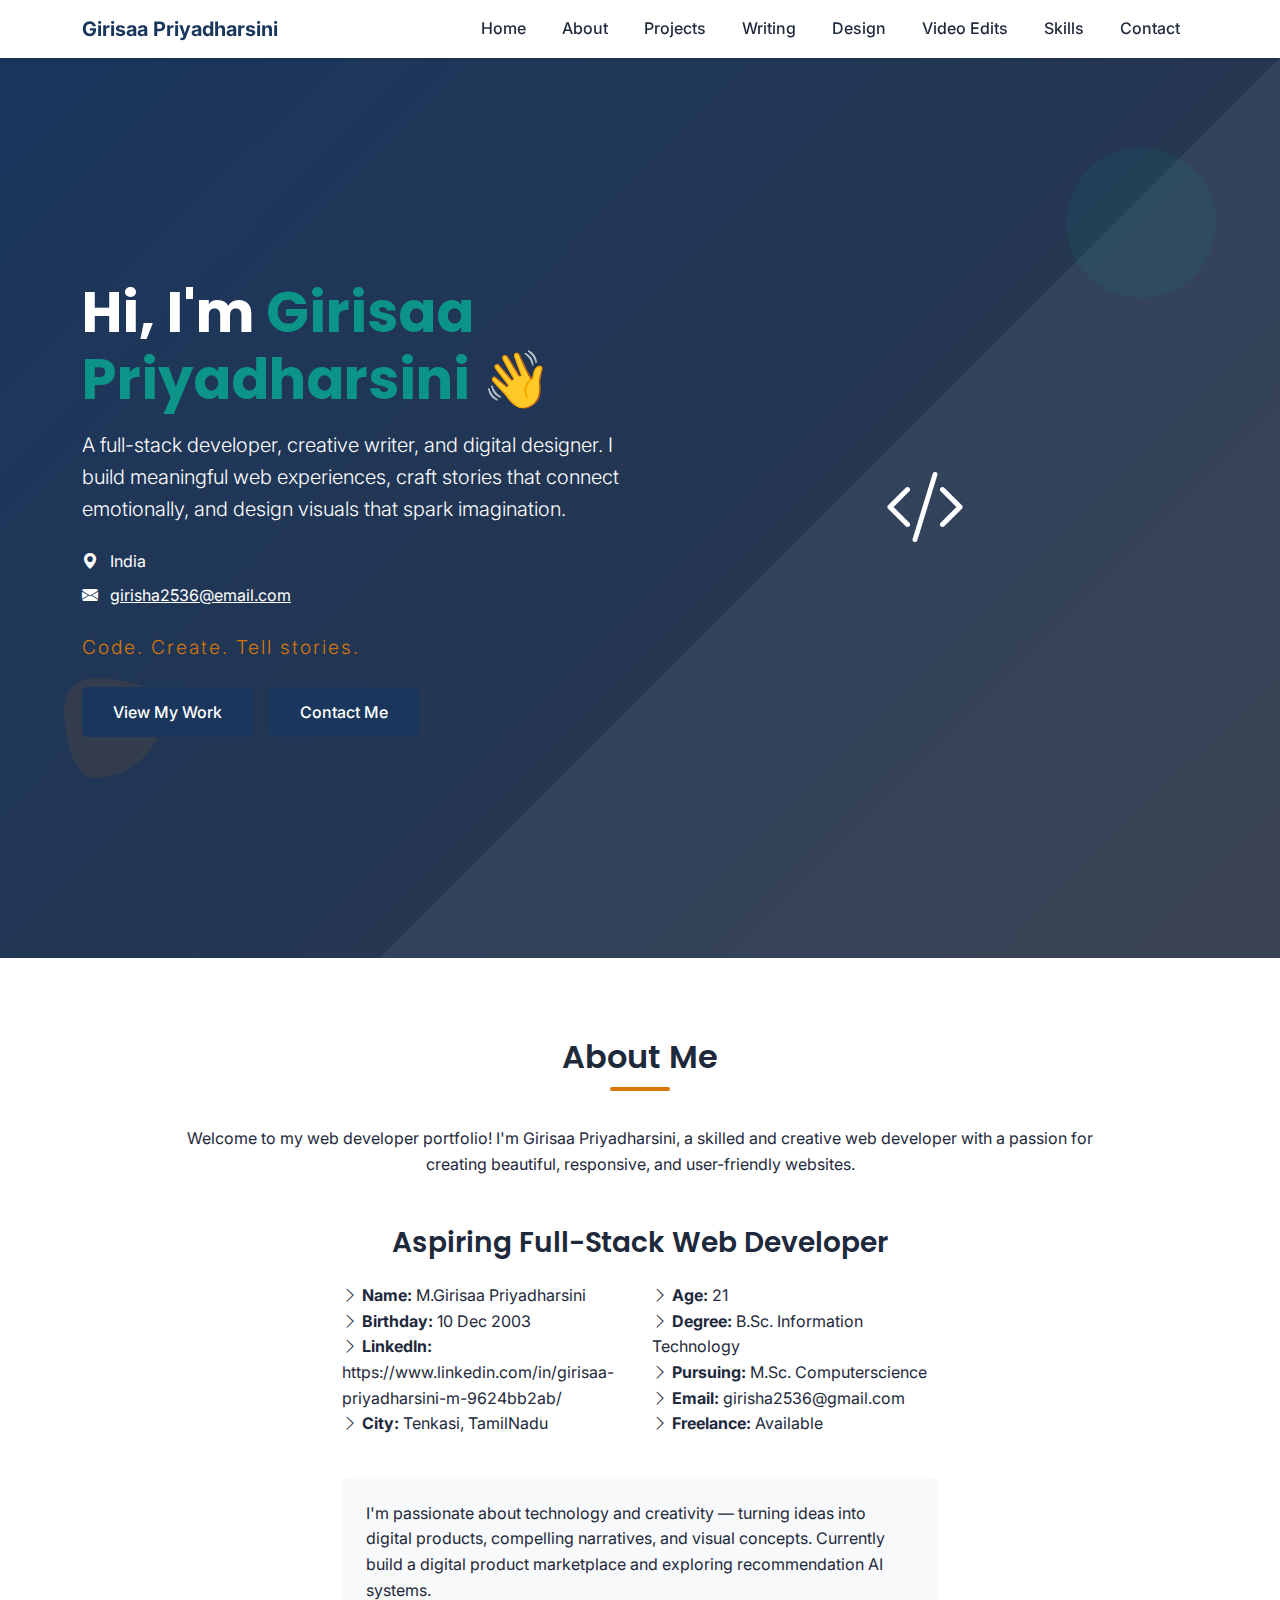
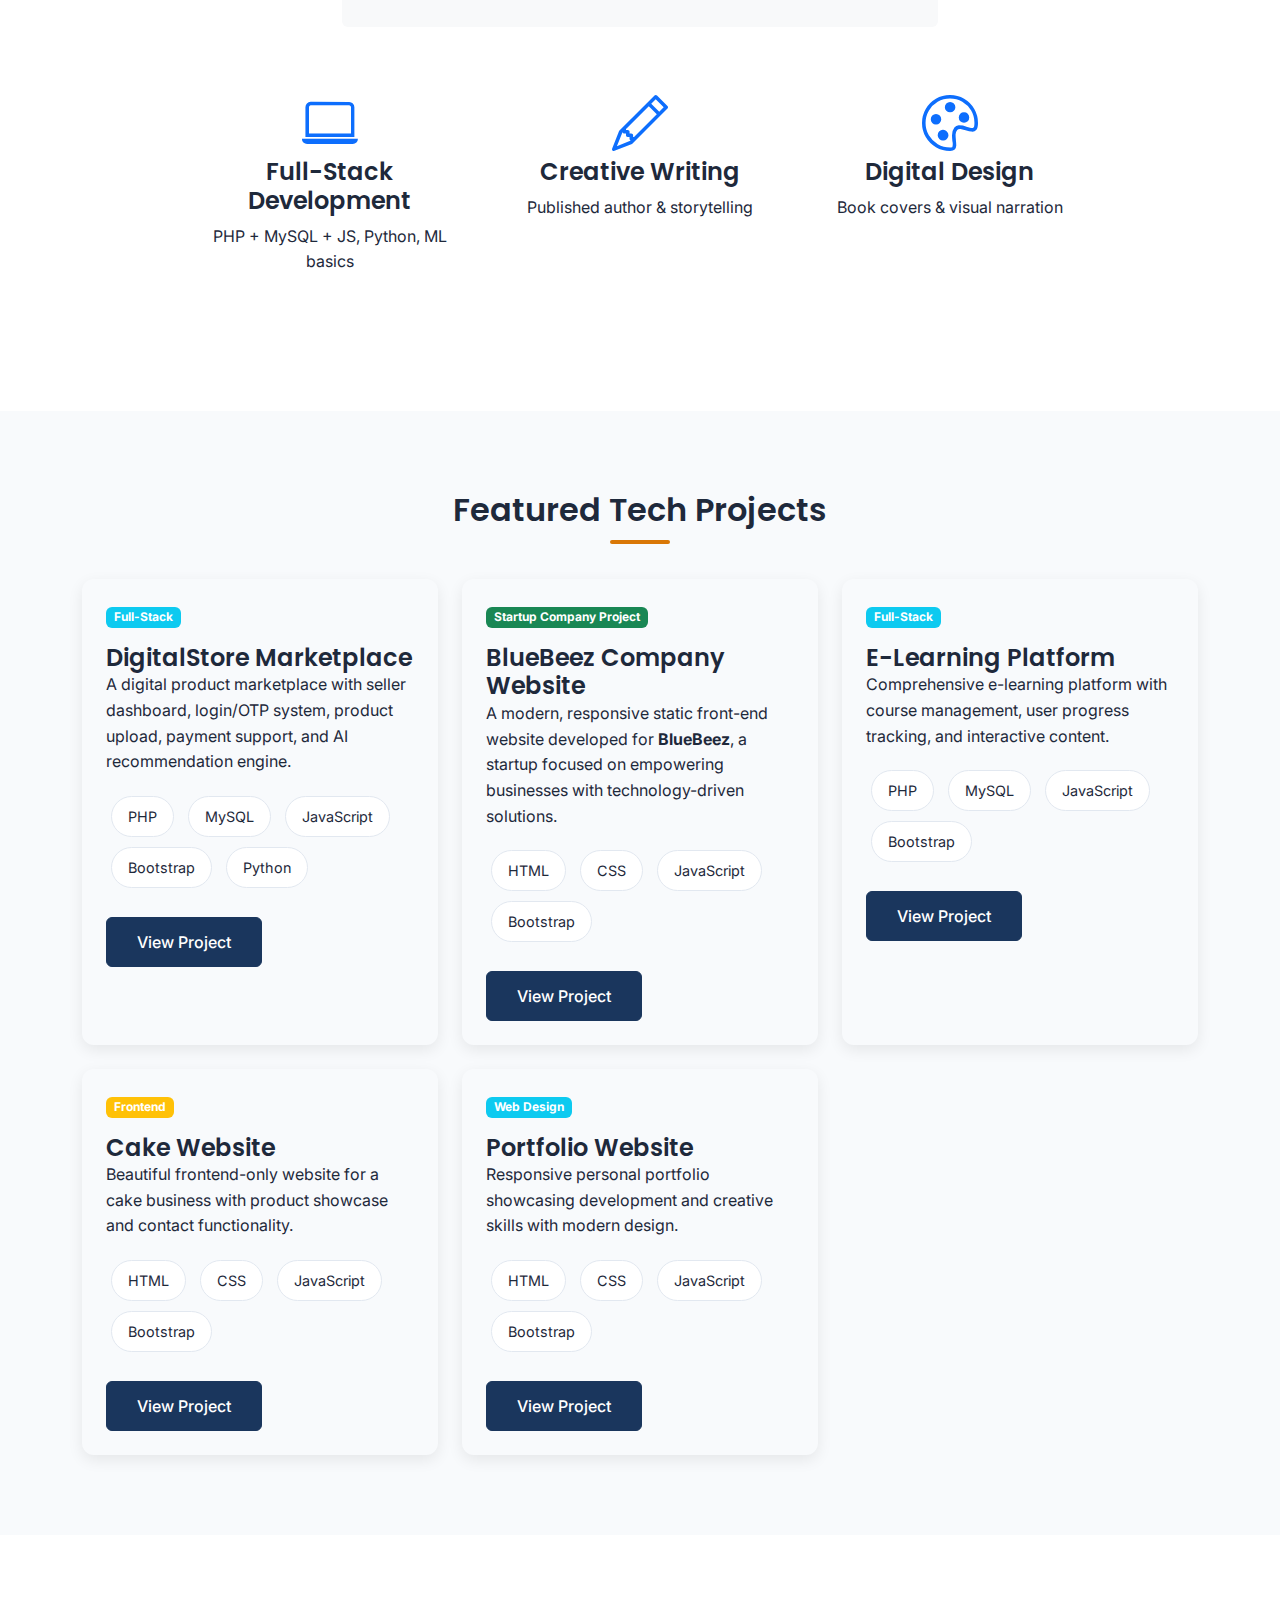
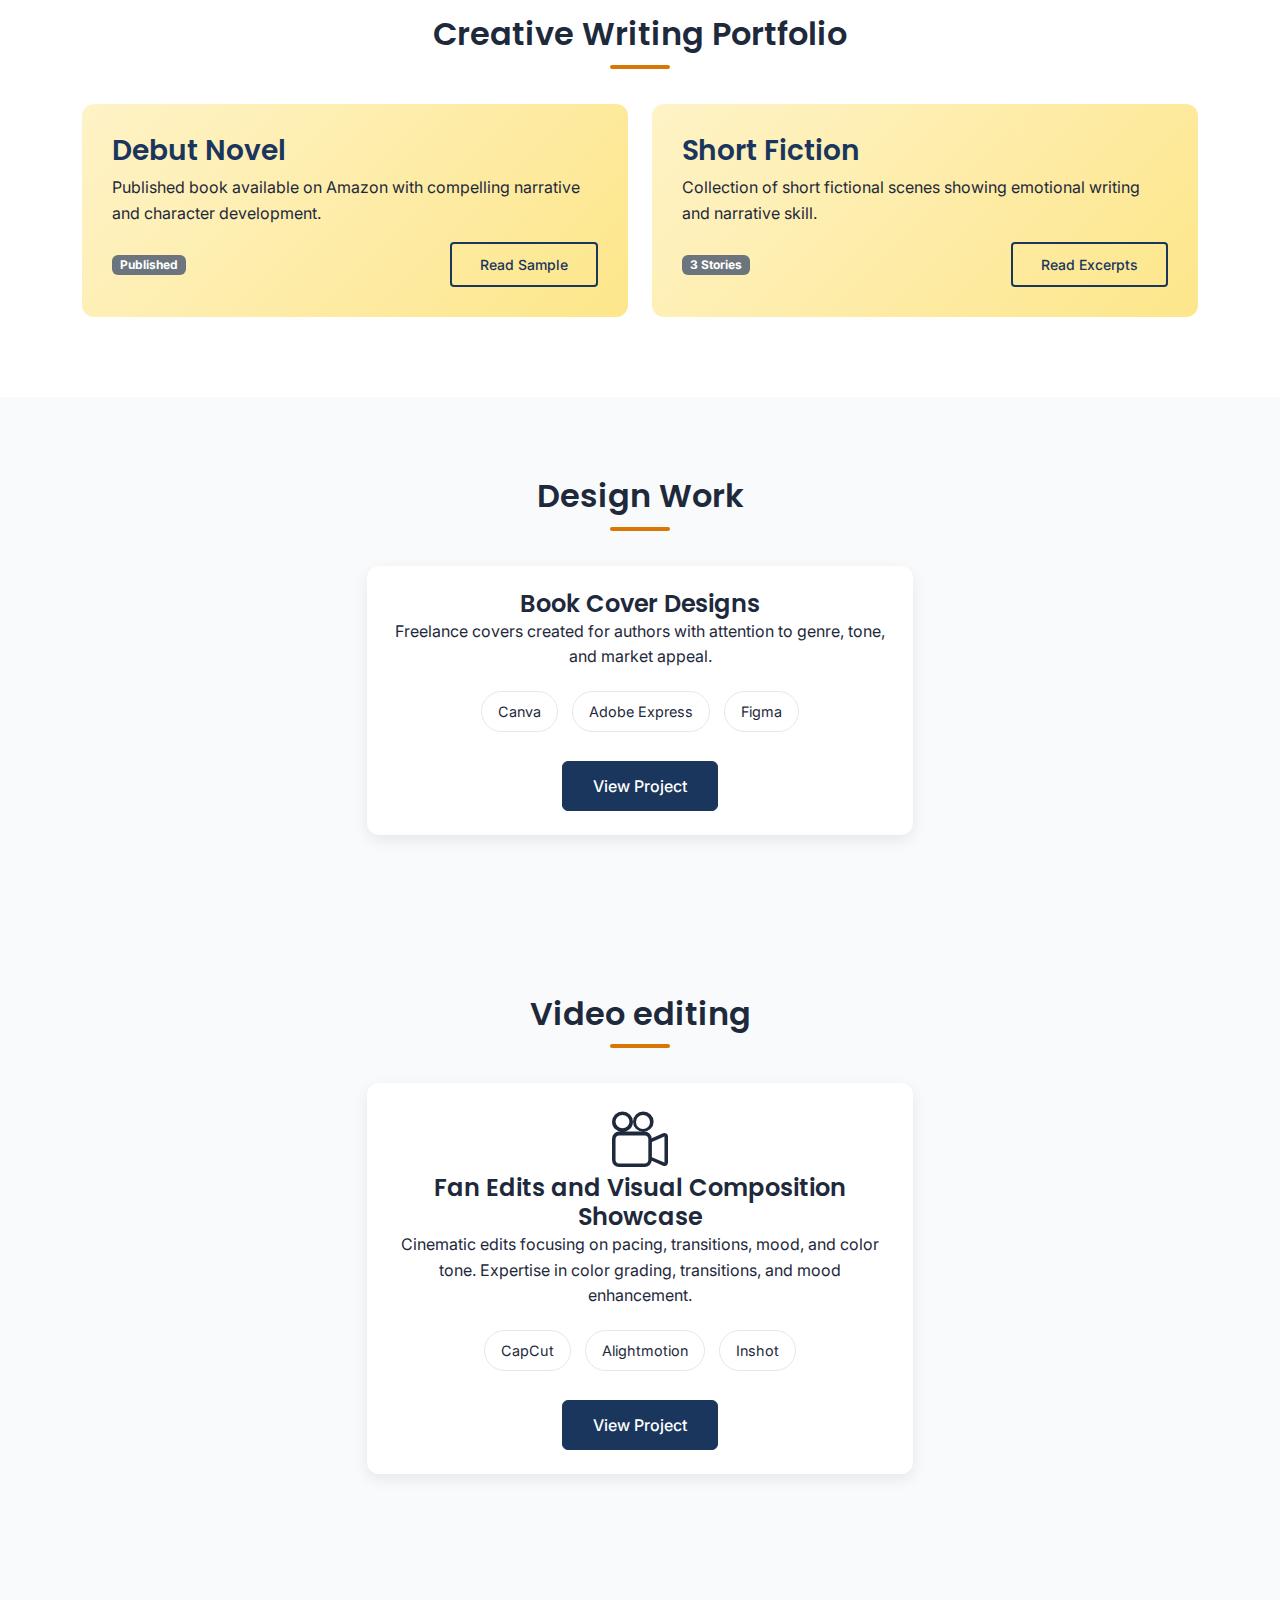
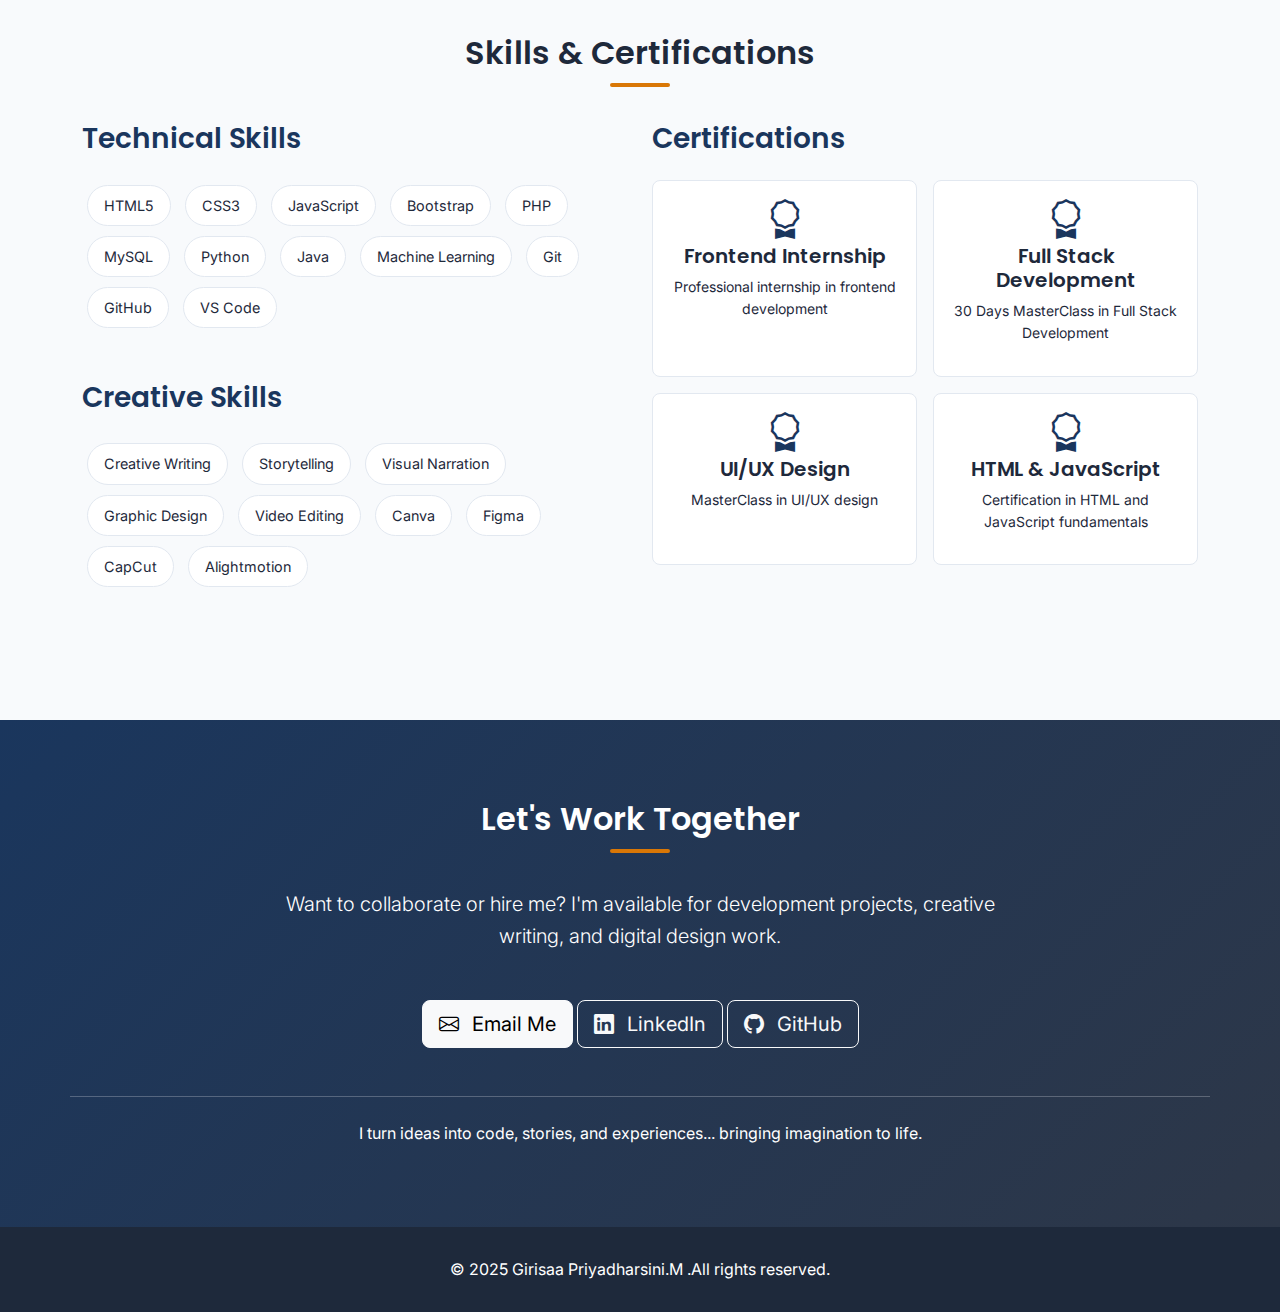
<file: index.html>
<!DOCTYPE html>
<html lang="en">
<head>
    <meta charset="UTF-8">
    <meta name="viewport" content="width=device-width, initial-scale=1.0">
    <title>Girisaa Priyadharsini | Full-Stack Developer & Creative Writer</title>
    
    <!-- Bootstrap 5 CSS -->
    <link href="https://cdn.jsdelivr.net/npm/bootstrap@5.3.0/dist/css/bootstrap.min.css" rel="stylesheet">
    
    <!-- Bootstrap Icons -->
    <link rel="stylesheet" href="https://cdn.jsdelivr.net/npm/bootstrap-icons@1.10.0/font/bootstrap-icons.css">
    
    <!-- Google Fonts -->
    <link href="https://fonts.googleapis.com/css2?family=Poppins:wght@300;400;500;600;700&family=Inter:wght@300;400;500&display=swap" rel="stylesheet">
    <link href="style.css" rel="stylesheet">
    <!-- Add this in the head section -->
<link href="https://fonts.googleapis.com/css2?family=Inter:wght@300;400;500;600;700&display=swap" rel="stylesheet">

<style>
    body {
        font-family: 'Inter', sans-serif;
    }
</style>
</head>
<body>
    <!-- Navigation -->
    <nav class="navbar navbar-expand-lg navbar-light bg-white sticky-top shadow-sm">
        <div class="container">
            <a class="navbar-brand fw-bold text-primary-custom" href="https://girishapriyadharsini.github.io/girisaaa_portfolio/">Girisaa Priyadharsini</a>
            <button class="navbar-toggler" type="button" data-bs-toggle="collapse" data-bs-target="#navbarNav">
                <span class="navbar-toggler-icon"></span>
            </button>
            <div class="collapse navbar-collapse" id="navbarNav">
                <ul class="navbar-nav ms-auto">
                    <li class="nav-item">
                        <a class="nav-link" href="#home">Home</a>
                    </li>
                    <li class="nav-item">
                        <a class="nav-link" href="#about">About</a>
                    </li>
                    <li class="nav-item">
                        <a class="nav-link" href="#projects">Projects</a>
                    </li>
                    <li class="nav-item">
                        <a class="nav-link" href="#creative">Writing</a>
                    </li>
                    <li class="nav-item">
                        <a class="nav-link" href="#design">Design</a>
                    </li>
                    <li class="nav-item">
                        <a class="nav-link" href="#videoedit">Video Edits</a>
                    </li>
                    <li class="nav-item">
                        <a class="nav-link" href="#skills">Skills</a>
                    </li>
                    <li class="nav-item">
                        <a class="nav-link" href="#contact">Contact</a>
                    </li>
                </ul>
            </div>
        </div>
    </nav>

    <!-- Hero Section -->
    <section id="home" class="hero-section">
        <div class="floating-shape shape-1"></div>
        <div class="floating-shape shape-2"></div>
        
        <div class="container position-relative">
            <div class="row align-items-center">
                <div class="col-lg-6">
                    <h1 class="display-4 fw-bold mb-3">Hi, I'm <span class="text-accent">Girisaa Priyadharsini</span> 👋</h1>
                    <p class="lead mb-4">A full-stack developer, creative writer, and digital designer. I build meaningful web experiences, craft stories that connect emotionally, and design visuals that spark imagination.</p>
                    
                    <div class="mb-4">
                        <p class="mb-2"><i class="bi bi-geo-alt-fill me-2"></i> India</p>
                        <p class="mb-2"><i class="bi bi-envelope-fill me-2"></i> <a href="mailto:your-email@email.com" class="text-white">girisha2536@email.com</a></p>
                    </div>
                    
                    <p class="tagline mb-4">Code. Create. Tell stories.</p>
                    
                    <div class="d-flex flex-wrap gap-3">
                        <a href="#projects" class="btn btn-primary-custom">View My Work</a>
                        <a href="#contact" class="btn btn-primary-custom">Contact Me</a>
                    </div>
                </div>
                <div class="col-lg-6 text-center mt-5 mt-lg-0">
                    <div class="bg-accent rounded-circle d-inline-block p-4">
                        <i class="bi bi-code-slash display-1 text-white"></i>
                    </div>
                </div>
            </div>
        </div>
    </section>

<!-- About Section -->
<section id="about" class="section-padding">
    <div class="container">
        <div class="container font-sans-serif">
        <div class="row justify-content-center">
            <div class="col-lg-10">
                <div class="text-center mb-5">
                    <h2 class="section-title">About Me</h2>
                    <p class="subtitle-a">Welcome to my web developer portfolio! I'm Girisaa Priyadharsini, a skilled and creative web developer with a passion for creating beautiful, responsive, and user-friendly websites.</p>
                    <div class="line-mf"></div>
                </div>
                
                <div class="row">
                    <div class="col-lg-8 mx-auto">
                        <h3 class="text-center mb-4">Aspiring Full-Stack Web Developer</h3>                        
                        <div class="row mb-4">
                            <div class="col-md-6">
                                <ul class="list-unstyled">
                                    <li><i class="bi bi-chevron-right"></i> <strong>Name:</strong> <span>M.Girisaa Priyadharsini</span></li>
                                    <li><i class="bi bi-chevron-right"></i> <strong>Birthday:</strong> <span>10 Dec 2003</span></li>
                                    <li><i class="bi bi-chevron-right"></i> <strong>LinkedIn:</strong><span> https://www.linkedin.com/in/girisaa-priyadharsini-m-9624bb2ab/</span></li>
                                    <li><i class="bi bi-chevron-right"></i> <strong>City:</strong> <span>Tenkasi, TamilNadu</span></li>
                                </ul>
                            </div>
                            <div class="col-md-6">
                                <ul class="list-unstyled">
                                    <li><i class="bi bi-chevron-right"></i> <strong>Age:</strong> <span>21</span></li>
                                    <li><i class="bi bi-chevron-right"></i> <strong>Degree:</strong> <span>B.Sc. Information Technology</span></li>
                                    <li><i class="bi bi-chevron-right"></i> <strong>Pursuing:</strong> <span>M.Sc. Computerscience</span></li>
                                    <li><i class="bi bi-chevron-right"></i> <strong>Email:</strong> <span>girisha2536@gmail.com</span></li>
                                    <li><i class="bi bi-chevron-right"></i> <strong>Freelance:</strong> <span>Available</span></li>
                                </ul>
                            </div>
                        </div>
                        
                        <div class="bg-light p-4 rounded mb-4">
                            <p class="mb-0">I'm passionate about technology and creativity — turning ideas into digital products, compelling narratives, and visual concepts. Currently build a digital product marketplace and exploring recommendation AI systems.</p>
                        </div>
                    </div>
                </div>
                
                <div class="row mt-4">
                    <div class="col-md-4 mb-4">
                        <div class="text-center p-3">
                            <i class="bi bi-laptop display-4 text-primary mb-3"></i>
                            <h4>Full-Stack Development</h4>
                            <p>PHP + MySQL + JS, Python, ML basics</p>
                        </div>
                    </div>
                    <div class="col-md-4 mb-4">
                        <div class="text-center p-3">
                            <i class="bi bi-pencil display-4 text-primary mb-3"></i>
                            <h4>Creative Writing</h4>
                            <p>Published author & storytelling</p>
                        </div>
                    </div>
                    <div class="col-md-4 mb-4">
                        <div class="text-center p-3">
                            <i class="bi bi-palette display-4 text-primary mb-3"></i>
                            <h4>Digital Design</h4>
                            <p>Book covers & visual narration</p>
                        </div>
                    </div>
                </div>
            </div>
        </div>
    </div>
    </div>
</section>

    <!-- Featured Projects -->
<section id="projects" class="section-padding bg-light-custom">
    <div class="container">
        <h2 class="section-title text-center">Featured Tech Projects</h2>
        
        <div class="row g-4">

            <!-- Project 1 -->
            <div class="col-lg-4 col-md-6">
                <div class="project-card">
                    <div class="card-body p-4">
                        <span class="badge bg-info mb-3">Full-Stack</span>
                        <h4 class="card-title">DigitalStore Marketplace</h4>
                        <p class="card-text">A digital product marketplace with seller dashboard, login/OTP system, product upload, payment support, and AI recommendation engine.</p>
                        <div class="mt-3">
                            <span class="skill-badge">PHP</span>
                            <span class="skill-badge">MySQL</span>
                            <span class="skill-badge">JavaScript</span>
                            <span class="skill-badge">Bootstrap</span>
                            <span class="skill-badge">Python</span>
                        </div>
                        <div class="mt-4">
                            <a href="projects/Featured Tech Projects/digitalstore-marketplace.html" class="btn btn-primary-custom">View Project</a>
                        </div>
                    </div>
                </div>
            </div>

             <!-- Project 2 -->
            <div class="col-lg-4 col-md-6">
                <div class="project-card">
                    <div class="card-body p-4">
                        <span class="badge bg-success mb-3">Startup Company Project</span>
                        <h4 class="card-title">BlueBeez Company Website</h4>
                        <p class="card-text">
                            A modern, responsive static front-end website developed for <strong>BlueBeez</strong>, 
                            a startup focused on empowering businesses with technology-driven solutions. 
                        </p>
                        <div class="mt-3">
                            <span class="skill-badge">HTML</span>
                            <span class="skill-badge">CSS</span>
                            <span class="skill-badge">JavaScript</span>
                            <span class="skill-badge">Bootstrap</span>
                        </div>
                        <div class="mt-4">
                            <a href="projects/Featured Tech Projects/bluebeez.html" class="btn btn-primary-custom">View Project</a>
                        </div>
                    </div>
                </div>
            </div>
            
            <!-- Project 3 -->
            <!-- <div class="col-lg-4 col-md-6">
                <div class="project-card">
                    <div class="card-body p-4">
                        <span class="badge bg-success mb-3">AI/ML</span>
                        <h4 class="card-title">ATS Resume Builder</h4>
                        <p class="card-text">AI-powered resume builder optimized for Applicant Tracking Systems using Google AI Studio API and Python.</p>
                        <div class="mt-3">
                            <span class="skill-badge">Python</span>
                            <span class="skill-badge">Google AI Studio</span>
                            <span class="skill-badge">ATS Optimization</span>
                            <span class="skill-badge">Machine Learning</span>
                        </div>
                        <div class="mt-4">
                            <a href="projects/Featured Tech Projects/ats-resume-builder.html" class="btn btn-primary-custom">View Project</a>
                        </div>
                    </div>
                </div>
            </div> -->
            
            <!-- Project 3 -->
            <div class="col-lg-4 col-md-6">
                <div class="project-card">
                    <div class="card-body p-4">
                        <span class="badge bg-info mb-3">Full-Stack</span>
                        <h4 class="card-title">E-Learning Platform</h4>
                        <p class="card-text">Comprehensive e-learning platform with course management, user progress tracking, and interactive content.</p>
                        <div class="mt-3">
                            <span class="skill-badge">PHP</span>
                            <span class="skill-badge">MySQL</span>
                            <span class="skill-badge">JavaScript</span>
                            <span class="skill-badge">Bootstrap</span>
                        </div>
                        <div class="mt-4">
                            <a href="projects/Featured Tech Projects/e-learning-platform.html" class="btn btn-primary-custom">View Project</a>
                        </div>
                    </div>
                </div>
            </div>
            
            <!-- Project 4 -->
            <div class="col-lg-4 col-md-6">
                <div class="project-card">
                    <div class="card-body p-4">
                        <span class="badge bg-warning mb-3">Frontend</span>
                        <h4 class="card-title">Cake Website</h4>
                        <p class="card-text">Beautiful frontend-only website for a cake business with product showcase and contact functionality.</p>
                        <div class="mt-3">
                            <span class="skill-badge">HTML</span>
                            <span class="skill-badge">CSS</span>
                            <span class="skill-badge">JavaScript</span>
                            <span class="skill-badge">Bootstrap</span>
                        </div>
                        <div class="mt-4">
                            <a href="projects/Featured Tech Projects/cake-website.html" class="btn btn-primary-custom">View Project</a>
                        </div>
                    </div>
                </div>
            </div>
            
            <!-- Project 5 -->
            <div class="col-lg-4 col-md-6">
                <div class="project-card">
                    <div class="card-body p-4">
                        <span class="badge bg-info mb-3">Web Design</span>
                        <h4 class="card-title">Portfolio Website</h4>
                        <p class="card-text">Responsive personal portfolio showcasing development and creative skills with modern design.</p>
                        <div class="mt-3">
                            <span class="skill-badge">HTML</span>
                            <span class="skill-badge">CSS</span>
                            <span class="skill-badge">JavaScript</span>
                            <span class="skill-badge">Bootstrap</span>
                        </div>
                        <div class="mt-4">
                            <a href="projects/Featured Tech Projects/portfolio-website.html" class="btn btn-primary-custom">View Project</a>
                        </div>
                    </div>
                </div>
            </div>
        </div>
    </div>
</section>

    <!-- Creative Writing -->
    <section id="creative" class="section-padding">
        <div class="container">
            
            <h2 class="section-title text-center">Creative Writing Portfolio</h2>
            
            <div class="row g-4">
                <div class="col-lg-6">
                    <div class="creative-card">
                        <h3 class="text-primary-custom">Debut Novel</h3>
                        <p class="mb-3">Published book available on Amazon with compelling narrative and character development.</p>
                        <div class="d-flex justify-content-between align-items-center">
                            <span class="badge bg-secondary">Published</span>
                            <a href="projects/Creative/story.html" class="btn btn-sm btn-outline-custom">Read Sample</a>
                        </div>
                    </div>
                </div>
                
                <div class="col-lg-6">
                    <div class="creative-card">
                        <h3 class="text-primary-custom">Short Fiction</h3>
                        <p class="mb-3">Collection of short fictional scenes showing emotional writing and narrative skill.</p>
                        <div class="d-flex justify-content-between align-items-center">
                            <span class="badge bg-secondary">3 Stories</span>
                            <a href="projects/Creative/stories.html" class="btn btn-sm btn-outline-custom">Read Excerpts</a>
                        </div>
                    </div>
                </div>
            </div>
        </div>
    </section>

   <!-- Design Work -->
<section id="design" class="section-padding bg-light-custom">
    <div class="container">
        <h2 class="section-title text-center">Design Work</h2>
        
        <div class="row g-4 d-flex justify-content-center">
            <div class="col-md-6 d-flex justify-content-center">
                <div class="design-card">
                    <div class="card-body p-4 text-center">
                        <h4 class="card-title">Book Cover Designs</h4>
                        <p class="card-text">Freelance covers created for authors with attention to genre, tone, and market appeal.</p>
                        <div class="mt-3">
                            <span class="skill-badge">Canva</span>
                            <span class="skill-badge">Adobe Express</span>
                            <span class="skill-badge">Figma</span>
                            <div class="mt-4">
                                <a href="projects/design/designportfolio.html" class="btn btn-primary-custom">View Project</a>
                            </div>
                        </div>
                    </div>
                </div>
            </div>
        </div>
        
    </div>
</section>


   <!-- Video Editing Work -->
<section id="videoedit" class="section-padding bg-light-custom">
    <div class="container">
        <h2 class="section-title text-center">Video editing</h2>

        <div class="row g-4 d-flex justify-content-center">
            <div class="col-md-6 d-flex justify-content-center">
                <div class="design-card">
                    <div class="card-body p-4 text-center">
                        <i class="bi bi-camera-reels display-4 mb-3"></i>
                        
                        <h4 class="card-title">Fan Edits and Visual Composition Showcase</h4>
                        
                        <p class="card-text">
                            Cinematic edits focusing on pacing, transitions, mood, and color tone.
                            Expertise in color grading, transitions, and mood enhancement.
                        </p>

                        <div class="mt-3">
                            <span class="skill-badge">CapCut</span>
                            <span class="skill-badge">Alightmotion</span>
                            <span class="skill-badge">Inshot</span>

                            <div class="mt-4">
                                <a href="projects/videoedit/video.html" class="btn btn-primary-custom">View Project</a>
                            </div>
                        </div>

                    </div>
                </div>
            </div>
        </div>

    </div>
</section>


    <!-- Skills & Certificates -->
    <section id="skills" class="section-padding bg-light-custom">
        <div class="container">
            <h2 class="section-title text-center">Skills & Certifications</h2>
            
            <div class="row">
                <div class="col-lg-6 mb-5">
                    <h3 class="mb-4 text-primary-custom">Technical Skills</h3>
                    <div class="mb-4">
                        <span class="skill-badge">HTML5</span>
                        <span class="skill-badge">CSS3</span>
                        <span class="skill-badge">JavaScript</span>
                        <span class="skill-badge">Bootstrap</span>
                        <span class="skill-badge">PHP</span>
                        <span class="skill-badge">MySQL</span>
                        <span class="skill-badge">Python</span>
                        <span class="skill-badge">Java</span>
                        <span class="skill-badge">Machine Learning</span>
                        <span class="skill-badge">Git</span>
                        <span class="skill-badge">GitHub</span>
                        <span class="skill-badge">VS Code</span>
                    </div>
                    
                    <h3 class="mb-4 text-primary-custom mt-5">Creative Skills</h3>
                    <div>
                        <span class="skill-badge">Creative Writing</span>
                        <span class="skill-badge">Storytelling</span>
                        <span class="skill-badge">Visual Narration</span>
                        <span class="skill-badge">Graphic Design</span>
                        <span class="skill-badge">Video Editing</span>
                        <span class="skill-badge">Canva</span>
                        <span class="skill-badge">Figma</span>
                        <span class="skill-badge">CapCut</span>
                        <span class="skill-badge">Alightmotion</span>
                    </div>
                </div>
                
                <div class="col-lg-6">
                    <h3 class="mb-4 text-primary-custom">Certifications</h3>
                    <div class="row g-3">
                        <div class="col-md-6">
                            <div class="certificate-badge">
                                <i class="bi bi-award display-6 text-primary-custom mb-3"></i>
                                <h5>Frontend Internship</h5>
                                <p class="small">Professional internship in frontend development</p>
                            </div>
                        </div>
                        <div class="col-md-6">
                            <div class="certificate-badge">
                                <i class="bi bi-award display-6 text-primary-custom mb-3"></i>
                                <h5>Full Stack Development</h5>
                                <p class="small">30 Days MasterClass in Full Stack Development</p>
                            </div>
                        </div>
                        <div class="col-md-6">
                            <div class="certificate-badge">
                                <i class="bi bi-award display-6 text-primary-custom mb-3"></i>
                                <h5>UI/UX Design</h5>
                                <p class="small">MasterClass in UI/UX design</p>
                            </div>
                        </div>
                        <div class="col-md-6">
                            <div class="certificate-badge">
                                <i class="bi bi-award display-6 text-primary-custom mb-3"></i>
                                <h5>HTML & JavaScript</h5>
                                <p class="small">Certification in HTML and JavaScript fundamentals</p>
                            </div>
                        </div>
                    </div>
                </div>
            </div>
        </div>
    </section>

    <!-- Contact Section -->
    <section id="contact" class="section-padding contact-section">
        <div class="container">
            <h2 class="section-title text-center text-white">Let's Work Together</h2>
            
            <div class="row justify-content-center">
                <div class="col-lg-8 text-center">
                    <p class="lead mb-5">Want to collaborate or hire me? I'm available for development projects, creative writing, and digital design work.</p>
                    
                        <a href="https://mail.google.com/mail/?view=cm&fs=1&to=girisha2536@gmail.com" target="_blank" class="btn btn-light btn-lg">
                        <i class="bi bi-envelope me-2"></i> Email Me
                        </a>
                        <a href="https://www.linkedin.com/in/girisaa-priyadharsini-m-9624bb2ab/" class="btn btn-outline-light btn-lg">
                            <i class="bi bi-linkedin me-2"></i> LinkedIn
                        </a>
                        <a href="https://github.com/GirishaPriyadharsini" class="btn btn-outline-light btn-lg">
                            <i class="bi bi-github me-2"></i> GitHub
                        </a>
                    </div>
                    <div class="mt-5 pt-4 border-top border-light border-opacity-25">
                        <center><p class="mb-0">I turn ideas into code, stories, and experiences... bringing imagination to life.</p></center>
                    </div>
                </div>
            </div>
        </div>
    </section>

    <!-- Footer -->
    <footer class="footer">
        <div class="container text-center">
            <p class="mb-0">&copy; 2025 Girisaa Priyadharsini.M .All rights reserved.</p>
        </div>
    </footer>

    <!-- Bootstrap JS -->
    <script src="https://cdn.jsdelivr.net/npm/bootstrap@5.3.0/dist/js/bootstrap.bundle.min.js"></script>
    
    <!-- Custom JS -->
    <script src="script.js"></script>

</body>

</html>
</file>
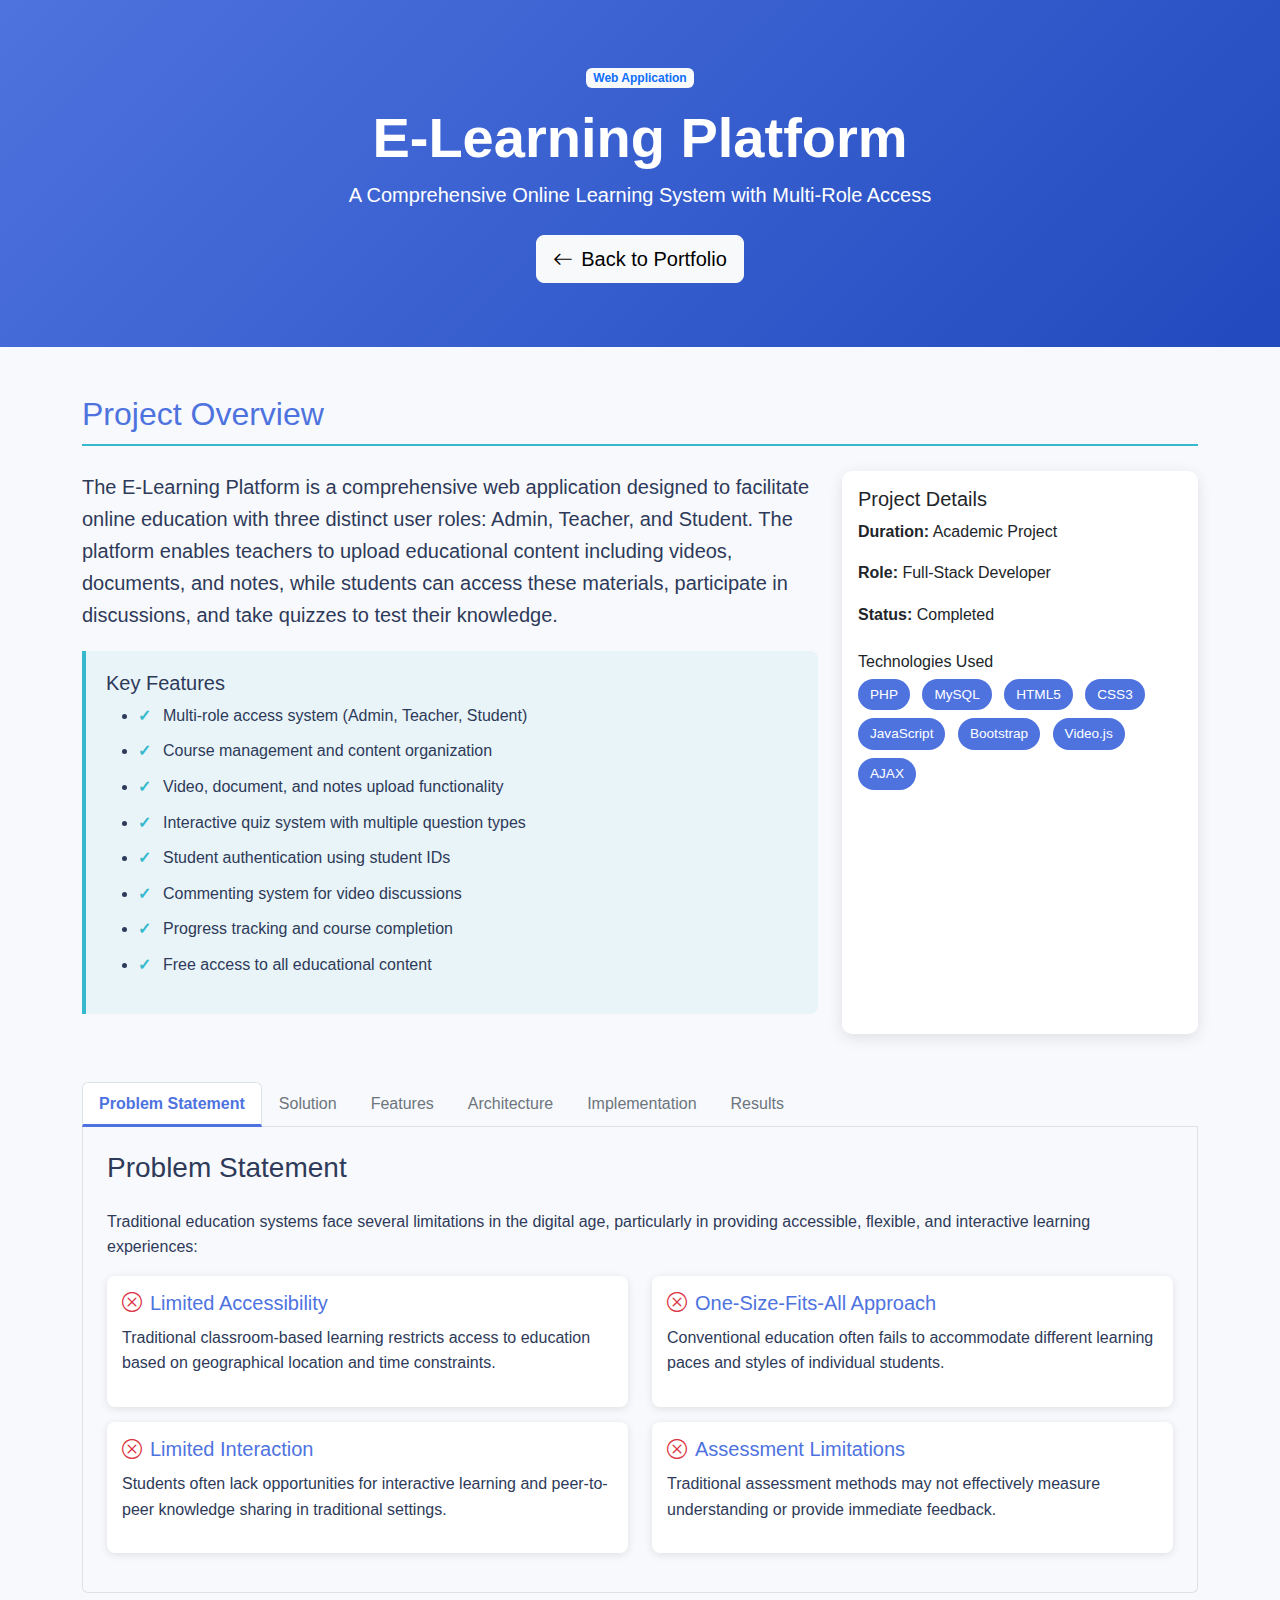
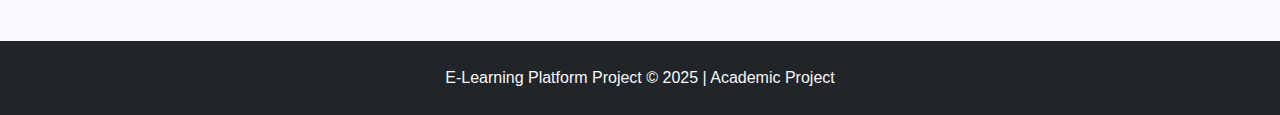
<file: projects/Featured Tech Projects/e-learning-platform.html>
<!DOCTYPE html>
<html lang="en">
<head>
    <meta charset="UTF-8">
    <meta name="viewport" content="width=device-width, initial-scale=1.0">
    <title>E-Learning Platform - Project Details</title>
    <link href="https://cdn.jsdelivr.net/npm/bootstrap@5.3.0/dist/css/bootstrap.min.css" rel="stylesheet">
    <link rel="stylesheet" href="https://cdn.jsdelivr.net/npm/bootstrap-icons@1.10.0/font/bootstrap-icons.css">
    <style>
        :root {
            --primary-color: #4e73df;
            --secondary-color: #6c757d;
            --accent-color: #36b9cc;
            --light-bg: #f8f9fc;
            --dark-text: #2e3a59;
        }
        
        body {
            font-family: 'Segoe UI', Tahoma, Geneva, Verdana, sans-serif;
            color: var(--dark-text);
            background-color: var(--light-bg);
            line-height: 1.6;
        }
        
        .project-header {
            background: linear-gradient(135deg, var(--primary-color), #224abe);
            color: white;
            padding: 4rem 0;
            margin-bottom: 3rem;
        }
        
        .section-title {
            color: var(--primary-color);
            border-bottom: 2px solid var(--accent-color);
            padding-bottom: 10px;
            margin-bottom: 25px;
        }
        
        .feature-card {
            border: none;
            border-radius: 10px;
            box-shadow: 0 4px 15px rgba(0, 0, 0, 0.1);
            transition: transform 0.3s, box-shadow 0.3s;
            margin-bottom: 20px;
            height: 100%;
        }
        
        .feature-card:hover {
            transform: translateY(-5px);
            box-shadow: 0 8px 25px rgba(0, 0, 0, 0.15);
        }
        
        .tech-badge {
            background-color: var(--primary-color);
            color: white;
            padding: 5px 12px;
            border-radius: 20px;
            font-size: 0.85rem;
            margin-right: 8px;
            margin-bottom: 8px;
            display: inline-block;
        }
        
        .diagram-container {
            background-color: white;
            border-radius: 10px;
            padding: 20px;
            box-shadow: 0 4px 15px rgba(0, 0, 0, 0.1);
            margin-bottom: 30px;
        }
        
        .back-btn {
            background-color: var(--secondary-color);
            color: white;
            border: none;
            padding: 10px 20px;
            border-radius: 5px;
            transition: background-color 0.3s;
        }
        
        .back-btn:hover {
            background-color: #5a6268;
        }
        
        .nav-tabs .nav-link.active {
            color: var(--primary-color);
            font-weight: 600;
            border-bottom: 3px solid var(--primary-color);
        }
        
        .nav-tabs .nav-link {
            color: var(--secondary-color);
        }
        
        .table th {
            background-color: var(--primary-color);
            color: white;
        }
        
        .highlight-box {
            background-color: #e8f4f8;
            border-left: 4px solid var(--accent-color);
            padding: 20px;
            border-radius: 0 8px 8px 0;
            margin: 20px 0;
        }
        
        .feature-list li {
            margin-bottom: 10px;
            position: relative;
            padding-left: 25px;
        }
        
        .feature-list li:before {
            content: "✓";
            color: var(--accent-color);
            font-weight: bold;
            position: absolute;
            left: 0;
        }
        
        .architecture-box {
            background-color: white;
            border-radius: 8px;
            padding: 15px;
            margin-bottom: 15px;
            box-shadow: 0 2px 8px rgba(0, 0, 0, 0.1);
        }
        
        .architecture-box h5 {
            color: var(--primary-color);
            margin-bottom: 10px;
        }
    </style>
</head>
<body>
    <!-- Header Section -->
    <header class="project-header text-center">
        <div class="container">
            <span class="badge bg-light text-primary mb-3">Web Application</span>
            <h1 class="display-4 fw-bold">E-Learning Platform</h1>
            <p class="lead mb-4">A Comprehensive Online Learning System with Multi-Role Access</p>
            <div class="d-flex justify-content-center gap-3 flex-wrap">
                <a href="../../index.html" class="btn btn-light btn-lg">
                    <i class="bi bi-arrow-left me-2"></i>Back to Portfolio
                </a>
            </div>
        </div>
    </header>

    <!-- Main Content -->
    <main class="container">
        <!-- Project Overview -->
        <section class="mb-5">
            <h2 class="section-title">Project Overview</h2>

            <div class="row">
                <div class="col-md-8">
                    <p class="lead">The E-Learning Platform is a comprehensive web application designed to facilitate online education with three distinct user roles: Admin, Teacher, and Student. The platform enables teachers to upload educational content including videos, documents, and notes, while students can access these materials, participate in discussions, and take quizzes to test their knowledge.</p>
                    
                    <div class="highlight-box">
                        <h5>Key Features</h5>
                        <ul class="feature-list">
                            <li>Multi-role access system (Admin, Teacher, Student)</li>
                            <li>Course management and content organization</li>
                            <li>Video, document, and notes upload functionality</li>
                            <li>Interactive quiz system with multiple question types</li>
                            <li>Student authentication using student IDs</li>
                            <li>Commenting system for video discussions</li>
                            <li>Progress tracking and course completion</li>
                            <li>Free access to all educational content</li>
                        </ul>
                    </div>
                </div>
                <div class="col-md-4">
                    <div class="card feature-card">
                        <div class="card-body">
                            <h5 class="card-title">Project Details</h5>
                            <p><strong>Duration:</strong> Academic Project</p>
                            <p><strong>Role:</strong> Full-Stack Developer</p>
                            <p><strong>Status:</strong> Completed</p>
                            
                            <h6 class="mt-4">Technologies Used</h6>
                            <div class="mt-2">
                                <span class="tech-badge">PHP</span>
                                <span class="tech-badge">MySQL</span>
                                <span class="tech-badge">HTML5</span>
                                <span class="tech-badge">CSS3</span>
                                <span class="tech-badge">JavaScript</span>
                                <span class="tech-badge">Bootstrap</span>
                                <span class="tech-badge">Video.js</span>
                                <span class="tech-badge">AJAX</span>
                            </div>
                        </div>
                    </div>
                </div>
            </div>
        </section>

        <!-- Navigation Tabs -->
        <section class="mb-5">
            <ul class="nav nav-tabs" id="projectTabs" role="tablist">
                <li class="nav-item" role="presentation">
                    <button class="nav-link active" id="problem-tab" data-bs-toggle="tab" data-bs-target="#problem" type="button" role="tab">Problem Statement</button>
                </li>
                <li class="nav-item" role="presentation">
                    <button class="nav-link" id="solution-tab" data-bs-toggle="tab" data-bs-target="#solution" type="button" role="tab">Solution</button>
                </li>
                <li class="nav-item" role="presentation">
                    <button class="nav-link" id="features-tab" data-bs-toggle="tab" data-bs-target="#features" type="button" role="tab">Features</button>
                </li>
                <li class="nav-item" role="presentation">
                    <button class="nav-link" id="architecture-tab" data-bs-toggle="tab" data-bs-target="#architecture" type="button" role="tab">Architecture</button>
                </li>
                <li class="nav-item" role="presentation">
                    <button class="nav-link" id="implementation-tab" data-bs-toggle="tab" data-bs-target="#implementation" type="button" role="tab">Implementation</button>
                </li>
                <li class="nav-item" role="presentation">
                    <button class="nav-link" id="results-tab" data-bs-toggle="tab" data-bs-target="#results" type="button" role="tab">Results</button>
                </li>
            </ul>
            
            <div class="tab-content p-4 border border-top-0 rounded-bottom" id="projectTabsContent">
                <!-- Problem Statement Tab -->
                <div class="tab-pane fade show active" id="problem" role="tabpanel">
                    <h3 class="mb-4">Problem Statement</h3>
                    <p>Traditional education systems face several limitations in the digital age, particularly in providing accessible, flexible, and interactive learning experiences:</p>
                    
                    <div class="row">
                        <div class="col-md-6">
                            <div class="architecture-box">
                                <h5><i class="bi bi-x-circle text-danger me-2"></i>Limited Accessibility</h5>
                                <p>Traditional classroom-based learning restricts access to education based on geographical location and time constraints.</p>
                            </div>
                        </div>
                        <div class="col-md-6">
                            <div class="architecture-box">
                                <h5><i class="bi bi-x-circle text-danger me-2"></i>One-Size-Fits-All Approach</h5>
                                <p>Conventional education often fails to accommodate different learning paces and styles of individual students.</p>
                            </div>
                        </div>
                        <div class="col-md-6">
                            <div class="architecture-box">
                                <h5><i class="bi bi-x-circle text-danger me-2"></i>Limited Interaction</h5>
                                <p>Students often lack opportunities for interactive learning and peer-to-peer knowledge sharing in traditional settings.</p>
                            </div>
                        </div>
                        <div class="col-md-6">
                            <div class="architecture-box">
                                <h5><i class="bi bi-x-circle text-danger me-2"></i>Assessment Limitations</h5>
                                <p>Traditional assessment methods may not effectively measure understanding or provide immediate feedback.</p>
                            </div>
                        </div>
                    </div>
                </div>
                
                <!-- Solution Tab -->
                <div class="tab-pane fade" id="solution" role="tabpanel">
                    <h3 class="mb-4">Proposed Solution</h3>
                    <p>The E-Learning Platform was designed to address the limitations of traditional education through a comprehensive digital learning environment:</p>
                    
                    <div class="row">
                        <div class="col-md-6 mb-4">
                            <div class="card feature-card h-100">
                                <div class="card-body">
                                    <h5 class="card-title text-primary">Multi-Role Access System</h5>
                                    <p class="card-text">Three distinct user roles (Admin, Teacher, Student) with appropriate permissions and functionalities for each.</p>
                                </div>
                            </div>
                        </div>
                        <div class="col-md-6 mb-4">
                            <div class="card feature-card h-100">
                                <div class="card-body">
                                    <h5 class="card-title text-primary">Comprehensive Content Management</h5>
                                    <p class="card-text">Teachers can upload various types of educational content including videos, documents, and notes organized by courses.</p>
                                </div>
                            </div>
                        </div>
                        <div class="col-md-6 mb-4">
                            <div class="card feature-card h-100">
                                <div class="card-body">
                                    <h5 class="card-title text-primary">Interactive Learning Experience</h5>
                                    <p class="card-text">Students can comment on videos, participate in discussions, and take quizzes to reinforce learning.</p>
                                </div>
                            </div>
                        </div>
                        <div class="col-md-6 mb-4">
                            <div class="card feature-card h-100">
                                <div class="card-body">
                                    <h5 class="card-title text-primary">Flexible Access</h5>
                                    <p class="card-text">Students can access course materials anytime, anywhere using their student IDs for authentication.</p>
                                </div>
                            </div>
                        </div>
                    </div>
                </div>
                
                <!-- Features Tab -->
                <div class="tab-pane fade" id="features" role="tabpanel">
                    <h3 class="mb-4">System Features</h3>
                    
                    <div class="row">
                        <div class="col-md-4 mb-4">
                            <div class="card feature-card h-100">
                                <div class="card-body text-center">
                                    <i class="bi bi-person-gear display-4 text-primary mb-3"></i>
                                    <h5 class="card-title">Admin Module</h5>
                                    <ul class="text-start mt-3">
                                        <li>User management for teachers and students</li>
                                        <li>Course category management</li>
                                        <li>System analytics and reporting</li>
                                        <li>Content moderation and oversight</li>
                                        <li>Platform configuration and settings</li>
                                    </ul>
                                </div>
                            </div>
                        </div>
                        <div class="col-md-4 mb-4">
                            <div class="card feature-card h-100">
                                <div class="card-body text-center">
                                    <i class="bi bi-person display-4 text-primary mb-3"></i>
                                    <h5 class="card-title">Teacher Module</h5>
                                    <ul class="text-start mt-3">
                                        <li>Course creation and management</li>
                                        <li>Upload videos, documents, and notes</li>
                                        <li>Quiz creation and management</li>
                                        <li>Student progress tracking</li>
                                        <li>Interaction with student comments</li>
                                    </ul>
                                </div>
                            </div>
                        </div>
                        <div class="col-md-4 mb-4">
                            <div class="card feature-card h-100">
                                <div class="card-body text-center">
                                    <i class="bi bi-person display-4 text-primary mb-3"></i>
                                    <h5 class="card-title">Student Module</h5>
                                    <ul class="text-start mt-3">
                                        <li>Course enrollment and access</li>
                                        <li>Video viewing with playback controls</li>
                                        <li>Commenting on educational content</li>
                                        <li>Quiz participation and scoring</li>
                                        <li>Progress tracking and course completion</li>
                                    </ul>
                                </div>
                            </div>
                        </div>
                    </div>
                    
                    <div class="row mt-4">
                        <div class="col-md-6">
                            <h5>Core Functionalities</h5>
                            <ul>
                                <li><strong>Authentication System:</strong> Secure login for all user roles using appropriate credentials</li>
                                <li><strong>Content Management:</strong> Organized storage and retrieval of educational materials</li>
                                <li><strong>Video Streaming:</strong> Support for various video formats with playback controls</li>
                                <li><strong>Quiz System:</strong> Multiple question types with automatic scoring</li>
                                <li><strong>Discussion Forum:</strong> Commenting system for student-teacher interaction</li>
                            </ul>
                        </div>
                        <div class="col-md-6">
                            <h5>Additional Features</h5>
                            <ul>
                                <li>Course categorization and search functionality</li>
                                <li>Progress tracking for students</li>
                                <li>Responsive design for mobile access</li>
                                <li>Free access to all educational content</li>
                                <li>Admin dashboard with platform analytics</li>
                            </ul>
                        </div>
                    </div>
                </div>
                
                <!-- Architecture Tab -->
                <div class="tab-pane fade" id="architecture" role="tabpanel">
                    <h3 class="mb-4">System Architecture</h3>
                    
                    <div class="diagram-container mb-4">
                        <h5 class="mb-3">High-Level Architecture</h5>
                        <div class="row text-center">
                            <div class="col-md-4 mb-3">
                                <div class="architecture-box">
                                    <h5>Presentation Layer</h5>
                                    <p>HTML5, CSS3, JavaScript, Bootstrap</p>
                                    <p>Responsive UI with role-specific interfaces</p>
                                </div>
                            </div>
                            <div class="col-md-4 mb-3">
                                <div class="architecture-box">
                                    <h5>Application Layer</h5>
                                    <p>PHP for business logic and user authentication</p>
                                    <p>Role-based access control and content management</p>
                                </div>
                            </div>
                            <div class="col-md-4 mb-3">
                                <div class="architecture-box">
                                    <h5>Data Layer</h5>
                                    <p>MySQL database for user data, courses, and content</p>
                                    <p>File system for storing videos and documents</p>
                                </div>
                            </div>
                        </div>
                    </div>
                    
                    <div class="diagram-container">
                        <h5 class="mb-3">Database Schema</h5>
                        <p>The system uses a relational database with the following key tables:</p>
                        
                        <div class="table-responsive">
                            <table class="table table-striped">
                                <thead>
                                    <tr>
                                        <th>Table Name</th>
                                        <th>Purpose</th>
                                        <th>Key Fields</th>
                                    </tr>
                                </thead>
                                <tbody>
                                    <tr>
                                        <td>users</td>
                                        <td>Stores user account information</td>
                                        <td>id, username, email, password, role, created_at</td>
                                    </tr>
                                    <tr>
                                        <td>courses</td>
                                        <td>Stores course information</td>
                                        <td>id, title, description, category_id, teacher_id, created_at</td>
                                    </tr>
                                    <tr>
                                        <td>course_content</td>
                                        <td>Stores educational materials</td>
                                        <td>id, course_id, title, type, file_path, created_at</td>
                                    </tr>
                                    <tr>
                                        <td>quizzes</td>
                                        <td>Stores quiz information</td>
                                        <td>id, course_id, title, description, created_at</td>
                                    </tr>
                                    <tr>
                                        <td>quiz_questions</td>
                                        <td>Stores quiz questions and answers</td>
                                        <td>id, quiz_id, question, options, correct_answer</td>
                                    </tr>
                                    <tr>
                                        <td>comments</td>
                                        <td>Stores user comments on content</td>
                                        <td>id, content_id, user_id, comment, created_at</td>
                                    </tr>
                                    <tr>
                                        <td>enrollments</td>
                                        <td>Tracks student course enrollments</td>
                                        <td>id, student_id, course_id, enrolled_at</td>
                                    </tr>
                                </tbody>
                            </table>
                        </div>
                    </div>
                </div>
                
                <!-- Implementation Tab -->
                <div class="tab-pane fade" id="implementation" role="tabpanel">
                    <h3 class="mb-4">Implementation Details</h3>
                    
                    <div class="row">
                        <div class="col-md-6">
                            <h5>Frontend Technologies</h5>
                            <ul>
                                <li><strong>HTML5:</strong> Semantic structure for web pages with accessible forms</li>
                                <li><strong>CSS3:</strong> Responsive design with modern styling and role-specific themes</li>
                                <li><strong>JavaScript:</strong> Client-side interactivity, form validation, and AJAX requests</li>
                                <li><strong>Bootstrap:</strong> UI framework for responsive layouts and components</li>
                                <li><strong>Video.js:</strong> Customizable video player for educational content</li>
                            </ul>
                            
                            <h5 class="mt-4">Backend Technologies</h5>
                            <ul>
                                <li><strong>PHP:</strong> Server-side scripting for business logic and user authentication</li>
                                <li><strong>MySQL:</strong> Relational database management for users, courses, and content</li>
                                <li><strong>Session Management:</strong> Secure user authentication and role-based access control</li>
                                <li><strong>File Upload:</strong> Secure handling of video, document, and image uploads</li>
                            </ul>
                        </div>
                        <div class="col-md-6">
                            <h5>Key Implementation Features</h5>
                            <ul>
                                <li><strong>Role-Based Access Control:</strong> Different interfaces and permissions for Admin, Teacher, and Student roles</li>
                                <li><strong>Content Management System:</strong> Organized storage and retrieval of educational materials</li>
                                <li><strong>Video Streaming:</strong> Support for various video formats with custom player controls</li>
                                <li><strong>Quiz Engine:</strong> Multiple question types with automatic scoring and feedback</li>
                                <li><strong>Commenting System:</strong> Real-time discussions on educational content</li>
                                <li><strong>Progress Tracking:</strong> Monitoring student progress through courses and quizzes</li>
                            </ul>
                            
                            <h5 class="mt-4">Security Measures</h5>
                            <ul>
                                <li>Secure user authentication with password hashing</li>
                                <li>Role-based authorization for content access</li>
                                <li>Input validation and sanitization</li>
                                <li>Secure file upload restrictions</li>
                                <li>SQL injection prevention</li>
                            </ul>
                        </div>
                    </div>
                </div>
                
                <!-- Results Tab -->
                <div class="tab-pane fade" id="results" role="tabpanel">
                    <h3 class="mb-4">Testing & Results</h3>
                    
                    <div class="row">
                        <div class="col-md-6">
                            <h5>Testing Methodology</h5>
                            <p>The system underwent comprehensive testing including:</p>
                            <ul>
                                <li><strong>Unit Testing:</strong> Individual functions and modules</li>
                                <li><strong>Integration Testing:</strong> Interaction between different system components</li>
                                <li><strong>User Acceptance Testing:</strong> Validation by actual users in each role</li>
                                <li><strong>Performance Testing:</strong> Assessment of system responsiveness under load</li>
                                <li><strong>Security Testing:</strong> Verification of authentication and authorization mechanisms</li>
                            </ul>
                            
                            <h5 class="mt-4">Key Test Results</h5>
                            <ul>
                                <li>All user authentication functions passed security tests</li>
                                <li>Role-based access control worked correctly for all user types</li>
                                <li>Content upload and retrieval functioned as expected</li>
                                <li>Video streaming performed well across different network conditions</li>
                                <li>Quiz system accurately scored student responses</li>
                                <li>Commenting system enabled effective student-teacher interaction</li>
                            </ul>
                        </div>
                        <div class="col-md-6">
                            <h5>Performance Metrics</h5>
                            <div class="table-responsive">
                                <table class="table table-bordered">
                                    <thead class="table-primary">
                                        <tr>
                                            <th>Metric</th>
                                            <th>Result</th>
                                        </tr>
                                    </thead>
                                    <tbody>
                                        <tr>
                                            <td>User Authentication</td>
                                            <td><span class="badge bg-success">Successful</span></td>
                                        </tr>
                                        <tr>
                                            <td>Role-Based Access</td>
                                            <td>Proper permissions for Admin, Teacher, Student</td>
                                        </tr>
                                        <tr>
                                            <td>Content Management</td>
                                            <td>Efficient upload, storage, and retrieval</td>
                                        </tr>
                                        <tr>
                                            <td>Video Streaming</td>
                                            <td>Smooth playback with custom controls</td>
                                        </tr>
                                        <tr>
                                            <td>Quiz System</td>
                                            <td>Accurate scoring and immediate feedback</td>
                                        </tr>
                                        <tr>
                                            <td>Commenting System</td>
                                            <td>Real-time interaction between users</td>
                                        </tr>
                                        <tr>
                                            <td>System Responsiveness</td>
                                            <td>Works across multiple browsers and devices</td>
                                        </tr>
                                    </tbody>
                                </table>
                            </div>
                        </div>
                    </div>
                    
                    <div class="mt-4">
                        <h5>Conclusion</h5>
                        <div class="highlight-box">
                            <p>The E-Learning Platform successfully addresses the limitations of traditional education by providing a flexible, accessible, and interactive online learning environment. The system's multi-role architecture enables effective management of educational content while facilitating meaningful interactions between teachers and students.</p>
                            <p class="mb-0">By combining comprehensive content management with interactive features like video commenting and quiz systems, this platform creates an engaging learning experience that can adapt to different learning styles and paces. The free access model ensures that educational resources are available to all students, breaking down barriers to quality education.</p>
                        </div>
                    </div>
                </div>
            </div>
        </section>
    </main>

    <!-- Footer -->
    <footer class="bg-dark text-light py-4 mt-5">
        <div class="container text-center">
            <p class="mb-0">E-Learning Platform Project &copy; 2025 | Academic Project</p>
        </div>
    </footer>

    <!-- Bootstrap JS -->
    <script src="https://cdn.jsdelivr.net/npm/bootstrap@5.3.0/dist/js/bootstrap.bundle.min.js"></script>
</body>

</html>
</file>
<file: style.css>
:root {
            --primary: #1a365d;
            --secondary: #d97706;
            --accent: #0d9488;
            --light: #f8fafc;
            --dark: #1e293b;
        }
        
        body {
            font-family: 'Inter', sans-serif;
            color: var(--dark);
            line-height: 1.6;
        }
        
        h1, h2, h3, h4, h5, h6 {
            font-family: 'Poppins', sans-serif;
            font-weight: 600;
        }
        .section-title::after {
    content: '';
    position: absolute;
    bottom: -15px;
    left: 0;
    width: 60px;
    height: 4px;
    background-color: var(--secondary);
    border-radius: 2px;
}

/* With this */
.section-title.text-center::after {
    left: 50%;
    transform: translateX(-50%);
}

        
        .hero-section {
            background: linear-gradient(135deg, var(--primary) 0%, #2d3748 100%);
            color: white;
            min-height: 100vh;
            display: flex;
            align-items: center;
            position: relative;
            overflow: hidden;
        }
        
        .hero-section::before {
            content: '';
            position: absolute;
            top: 0;
            left: 0;
            right: 0;
            bottom: 0;
            background: url('data:image/svg+xml,<svg xmlns="http://www.w3.org/2000/svg" viewBox="0 0 1000 1000"><polygon fill="%23ffffff10" points="0,1000 1000,0 1000,1000"/></svg>');
            background-size: cover;
        }
        
        .section-padding {
            padding: 80px 0;
        }
        
        .bg-light-custom {
            background-color: var(--light);
        }
        
        .text-primary-custom {
            color: var(--primary) !important;
        }
        
        .text-accent {
            color: var(--accent);
        }
        
        .btn-primary-custom {
            background-color: var(--primary);
            border-color: var(--primary);
            color: white;
            padding: 12px 30px;
            font-weight: 500;
        }
        
        .btn-primary-custom:hover {
            background-color: #2d4a7a;
            border-color: #2d4a7a;
        }
        
        .btn-outline-custom {
            border: 2px solid var(--primary);
            color: var(--primary);
            padding: 10px 28px;
            font-weight: 500;
        }
        
        .btn-outline-custom:hover {
            background-color: var(--primary);
            color: white;
        }
        
        .nav-link {
            font-weight: 500;
            color: var(--dark) !important;
            margin: 0 10px;
        }
        
        .nav-link:hover {
            color: var(--primary) !important;
        }
        
        .skill-badge {
            background-color: white;
            border: 1px solid #e2e8f0;
            color: var(--dark);
            padding: 8px 16px;
            margin: 5px;
            border-radius: 50px;
            display: inline-block;
            font-size: 0.9rem;
            transition: all 0.3s ease;
        }
        
        .skill-badge:hover {
            background-color: var(--primary);
            color: white;
            transform: translateY(-2px);
        }
        
        .project-card {
            border: none;
            border-radius: 12px;
            overflow: hidden;
            box-shadow: 0 5px 15px rgba(0,0,0,0.08);
            transition: all 0.3s ease;
            height: 100%;
        }
        
        .project-card:hover {
            transform: translateY(-10px);
            box-shadow: 0 15px 30px rgba(0,0,0,0.15);
        }
        
        .creative-card {
            background: linear-gradient(135deg, #fef3c7 0%, #fde68a 100%);
            border-radius: 12px;
            padding: 30px;
            height: 100%;
            transition: all 0.3s ease;
        }
        
        .creative-card:hover {
            transform: translateY(-5px);
        }
        
        .design-card {
            background: white;
            border-radius: 12px;
            overflow: hidden;
            box-shadow: 0 5px 15px rgba(0,0,0,0.08);
            transition: all 0.3s ease;
        }
        
        .design-card:hover {
            transform: scale(1.03);
        }
        
        .video-card {
            background: linear-gradient(135deg, #1a365d 0%, #2d3748 100%);
            color: white;
            border-radius: 12px;
            padding: 25px;
            height: 100%;
        }
        
        .certificate-badge {
            background-color: white;
            border: 1px solid #e2e8f0;
            border-radius: 8px;
            padding: 15px;
            text-align: center;
            transition: all 0.3s ease;
            height: 100%;
        }
        
        .certificate-badge:hover {
            box-shadow: 0 10px 25px rgba(0,0,0,0.1);
            transform: translateY(-5px);
        }
        
        .contact-section {
            background: linear-gradient(135deg, var(--primary) 0%, #2d3748 100%);
            color: white;
        }
        
        .footer {
            background-color: var(--dark);
            color: white;
            padding: 30px 0;
        }
        
        .tagline {
            font-size: 1.2rem;
            font-weight: 300;
            letter-spacing: 2px;
            color: var(--secondary);
        }
        
        .section-title {
            position: relative;
            margin-bottom: 50px;
        }
        
        .section-title::after {
            content: '';
            position: absolute;
            bottom: -15px;
            left: 0;
            width: 60px;
            height: 4px;
            background-color: var(--secondary);
            border-radius: 2px;
        }
        
        .text-center .section-title::after {
            left: 50%;
            transform: translateX(-50%);
        }
        
        .floating-shape {
            position: absolute;
            opacity: 0.1;
            z-index: 0;
        }
        
        .shape-1 {
            top: 10%;
            right: 5%;
            width: 150px;
            height: 150px;
            background: var(--accent);
            border-radius: 50%;
        }
        
        .shape-2 {
            bottom: 20%;
            left: 5%;
            width: 100px;
            height: 100px;
            background: var(--secondary);
            border-radius: 30% 70% 70% 30% / 30% 30% 70% 70%;
        }
        
        @media (max-width: 768px) {
            .hero-section {
                text-align: center;
                padding: 100px 0 50px;
            }
            
            .section-padding {
                padding: 60px 0;
            }
        }
</file>
